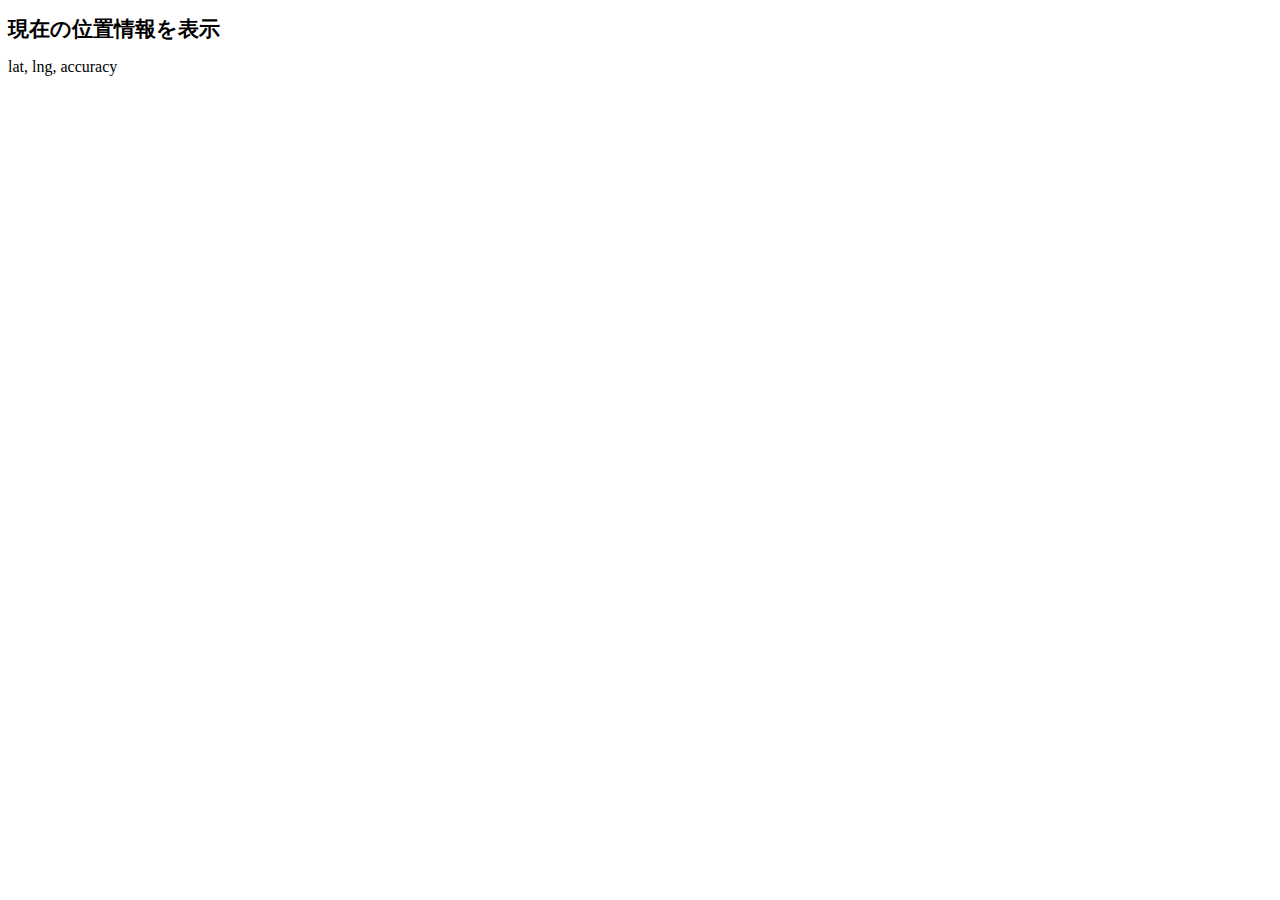
<file: html/src/index.html>
<!DOCTYPE html>
<html>
  <head>
    <meta name = "viewport" content = "initial-scale=1.0,user-
                  scalable=no"/>
    <meta charset = "utf-8" />
    <title>safari + GPS</title>
    <style type = "text/css"><!--
     h1 { font-size:16pt; }
     --></style>
    <script type = "text/javascript"><!--
                                     window.onload = function(){
                                         navigator.geolocation.watchPosition(update);
                                     }
     //位置が検出されたら、表示
     function update(position){
         var lat = position.coords.latitude;
         var lng = position.coords.longitude;
         var acc = position.coords.accuracy;
         document.getElementById("pos").innerHTML =
          lat + "," + lng + "," + acc + "<br>" + (new Date());
     }
    </script>
  </head>
  <body>
    <h1>現在の位置情報を表示</h1>
    <div id = "pos">lat, lng, accuracy</div>
  </body>
</html>
</file>
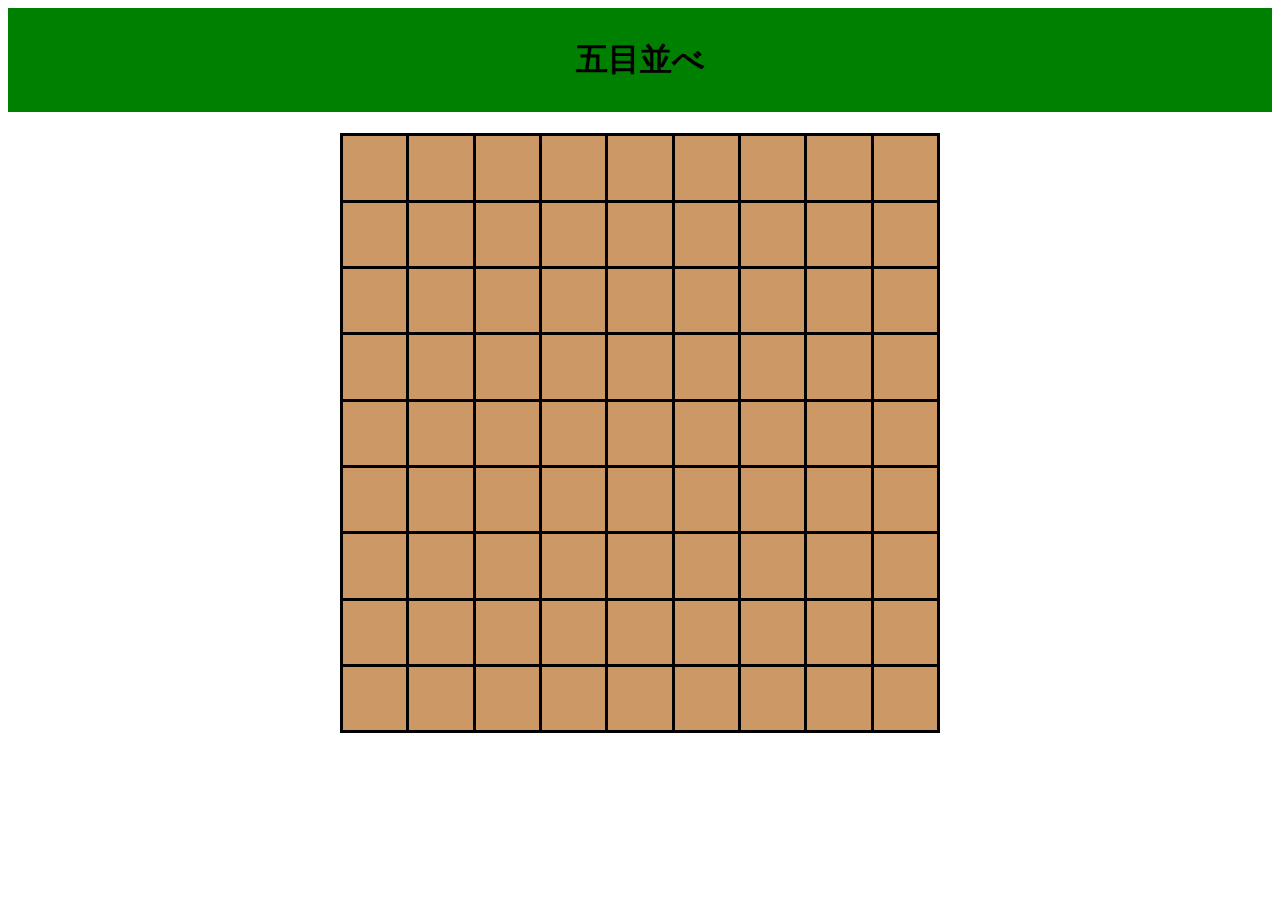
<file: gomoku/gomoku.html>
<!DOCTYPEE>
<html lang="ja">
  <head>
    <meta charset = "utf-8">
    <title>五目並べ</title>
    <link rel = "stylesheet" href = "gomoku.css">
  </head>
  <body>
    <h1 class="backgreen"><center>五目並べ</center></h1>
    <center><table rules="all" bgcolor="#CC9966">
      <tr>
        <td bgcolor="#CC9966" class="none" id="0" onclick="getID(this);judge(length(this));"></td>
        <td bgcolor="#CC9966" class="none" id="1" onclick="getID(this);judge(length(this));"></td>
        <td bgcolor="#CC9966" class="none" id="2" onclick="getID(this);judge(length(this));"></td>
        <td bgcolor="#CC9966" class="none" id="3" onclick="getID(this);judge(length(this));"></td>
        <td bgcolor="#CC9966" class="none" id="4" onclick="getID(this);judge(length(this));"></td>
        <td bgcolor="#CC9966" class="none" id="5" onclick="getID(this);judge(length(this));"></td>
        <td bgcolor="#CC9966" class="none" id="6" onclick="getID(this);judge(length(this));"></td>
        <td bgcolor="#CC9966" class="none" id="7" onclick="getID(this);judge(length(this));"></td>
        <td bgcolor="#CC9966" class="none" id="8" onclick="getID(this);judge(length(this));"></td>
      </tr>
      <tr>
        <td bgcolor="#CC9966" class="none" id="9" onclick="getID(this);judge(length(this));"></td>
        <td bgcolor="#CC9966" class="none" id="10" onclick="getID(this);judge(length(this));"></td>
        <td bgcolor="#CC9966" class="none" id="11" onclick="getID(this);judge(length(this));"></td>
        <td bgcolor="#CC9966" class="none" id="12" onclick="getID(this);judge(length(this));"></td>
        <td bgcolor="#CC9966" class="none" id="13" onclick="getID(this);judge(length(this));"></td>
        <td bgcolor="#CC9966" class="none" id="14" onclick="getID(this);judge(length(this));"></td>
        <td bgcolor="#CC9966" class="none" id="15" onclick="getID(this);judge(length(this));"></td>
        <td bgcolor="#CC9966" class="none" id="16" onclick="getID(this);judge(length(this));"></td>
        <td bgcolor="#CC9966" class="none" id="17" onclick="getID(this);judge(length(this));"></td>
      </tr>
      <tr>
        <td bgcolor="#CC9966" class="none" id="18" onclick="getID(this);judge(length(this));"></td>
        <td bgcolor="#CC9966" class="none" id="19" onclick="getID(this);judge(length(this));"></td>
        <td bgcolor="#CC9966" class="none" id="20" onclick="getID(this);judge(length(this));"></td>
        <td bgcolor="#CC9966" class="none" id="21" onclick="getID(this);judge(length(this));"></td>
        <td bgcolor="#CC9966" class="none" id="22" onclick="getID(this);judge(length(this));"></td>
        <td bgcolor="#CC9966" class="none" id="23" onclick="getID(this);judge(length(this));"></td>
        <td bgcolor="#CC9966" class="none" id="24" onclick="getID(this);judge(length(this));"></td>
        <td bgcolor="#CC9966" class="none" id="25" onclick="getID(this);judge(length(this));"></td>
        <td bgcolor="#CC9966" class="none" id="26" onclick="getID(this);judge(length(this));"></td>
      </tr>
      <tr>
        <td bgcolor="#CC9966" class="none" id="27" onclick="getID(this);judge(length(this));"></td>
        <td bgcolor="#CC9966" class="none" id="28" onclick="getID(this);judge(length(this));"></td>
        <td bgcolor="#CC9966" class="none" id="29" onclick="getID(this);judge(length(this));"></td>
        <td bgcolor="#CC9966" class="none" id="30" onclick="getID(this);judge(length(this));"></td>
        <td bgcolor="#CC9966" class="none" id="31" onclick="getID(this);judge(length(this));"></td>
        <td bgcolor="#CC9966" class="none" id="32" onclick="getID(this);judge(length(this));"></td>
        <td bgcolor="#CC9966" class="none" id="33" onclick="getID(this);judge(length(this));"></td>
        <td bgcolor="#CC9966" class="none" id="34" onclick="getID(this);judge(length(this));"></td>
        <td bgcolor="#CC9966" class="none" id="35" onclick="getID(this);judge(length(this));"></td>
      </tr>
      <tr>
        <td bgcolor="#CC9966" class="none" id="36" onclick="getID(this);judge(length(this));"></td>
        <td bgcolor="#CC9966" class="none" id="37" onclick="getID(this);judge(length(this));"></td>
        <td bgcolor="#CC9966" class="none" id="38" onclick="getID(this);judge(length(this));"></td>
        <td bgcolor="#CC9966" class="none" id="39" onclick="getID(this);judge(length(this));"></td>
        <td bgcolor="#CC9966" class="none" id="40" onclick="getID(this);judge(length(this));"></td>
        <td bgcolor="#CC9966" class="none" id="41" onclick="getID(this);judge(length(this));"></td>
        <td bgcolor="#CC9966" class="none" id="42" onclick="getID(this);judge(length(this));"></td>
        <td bgcolor="#CC9966" class="none" id="43" onclick="getID(this);judge(length(this));"></td>
        <td bgcolor="#CC9966" class="none" id="44" onclick="getID(this);judge(length(this));"></td>
      </tr>
      <tr>
        <td bgcolor="#CC9966" class="none" id="45" onclick="getID(this);judge(length(this));"></td>
        <td bgcolor="#CC9966" class="none" id="46" onclick="getID(this);judge(length(this));"></td>
        <td bgcolor="#CC9966" class="none" id="47" onclick="getID(this);judge(length(this));"></td>
        <td bgcolor="#CC9966" class="none" id="48" onclick="getID(this);judge(length(this));"></td>
        <td bgcolor="#CC9966" class="none" id="49" onclick="getID(this);judge(length(this));"></td>
        <td bgcolor="#CC9966" class="none" id="50" onclick="getID(this);judge(length(this));"></td>
        <td bgcolor="#CC9966" class="none" id="51" onclick="getID(this);judge(length(this));"></td>
        <td bgcolor="#CC9966" class="none" id="52" onclick="getID(this);judge(length(this));"></td>
        <td bgcolor="#CC9966" class="none" id="53" onclick="getID(this);judge(length(this));"></td>
      </tr>
      <tr>
        <td bgcolor="#CC9966" class="none" id="54" onclick="getID(this);judge(length(this));"></td>
        <td bgcolor="#CC9966" class="none" id="55" onclick="getID(this);judge(length(this));"></td>
        <td bgcolor="#CC9966" class="none" id="56" onclick="getID(this);judge(length(this));"></td>
        <td bgcolor="#CC9966" class="none" id="57" onclick="getID(this);judge(length(this));"></td>
        <td bgcolor="#CC9966" class="none" id="58" onclick="getID(this);judge(length(this));"></td>
        <td bgcolor="#CC9966" class="none" id="59" onclick="getID(this);judge(length(this));"></td>
        <td bgcolor="#CC9966" class="none" id="60" onclick="getID(this);judge(length(this));"></td>
        <td bgcolor="#CC9966" class="none" id="61" onclick="getID(this);judge(length(this));"></td>
        <td bgcolor="#CC9966" class="none" id="62" onclick="getID(this);judge(length(this));"></td>
      </tr>
      <tr>
        <td bgcolor="#CC9966" class="none" id="63" onclick="getID(this);judge(length(this));"></td>
        <td bgcolor="#CC9966" class="none" id="64" onclick="getID(this);judge(length(this));"></td>
        <td bgcolor="#CC9966" class="none" id="65" onclick="getID(this);judge(length(this));"></td>
        <td bgcolor="#CC9966" class="none" id="66" onclick="getID(this);judge(length(this));"></td>
        <td bgcolor="#CC9966" class="none" id="67" onclick="getID(this);judge(length(this));"></td>
        <td bgcolor="#CC9966" class="none" id="68" onclick="getID(this);judge(length(this));"></td>
        <td bgcolor="#CC9966" class="none" id="69" onclick="getID(this);judge(length(this));"></td>
        <td bgcolor="#CC9966" class="none" id="70" onclick="getID(this);judge(length(this));"></td>
        <td bgcolor="#CC9966" class="none" id="71" onclick="getID(this);judge(length(this));"></td>
      </tr>
      
      <tr>
        <td bgcolor="#CC9966" class="none" id="72" onclick="getID(this);judge(length(this));"></td>
        <td bgcolor="#CC9966" class="none" id="73" onclick="getID(this);judge(length(this));"></td>
        <td bgcolor="#CC9966" class="none" id="74" onclick="getID(this);judge(length(this));"></td>
        <td bgcolor="#CC9966" class="none" id="75" onclick="getID(this);judge(length(this));"></td>
        <td bgcolor="#CC9966" class="none" id="76" onclick="getID(this);judge(length(this));"></td>
        <td bgcolor="#CC9966" class="none" id="77" onclick="getID(this);judge(length(this));"></td>
        <td bgcolor="#CC9966" class="none" id="78" onclick="getID(this);judge(length(this));"></td>
        <td bgcolor="#CC9966" class="none" id="79" onclick="getID(this);judge(length(this));"></td>
        <td bgcolor="#CC9966" class="none" id="80" onclick="getID(this);judge(length(this));"></td>
      </tr>
    </table></center>
    <script type="text/javascript" src="gomoku.js"></script>
    <center><h1 id="end"></h1></center>
  </body>
</html>
</file>
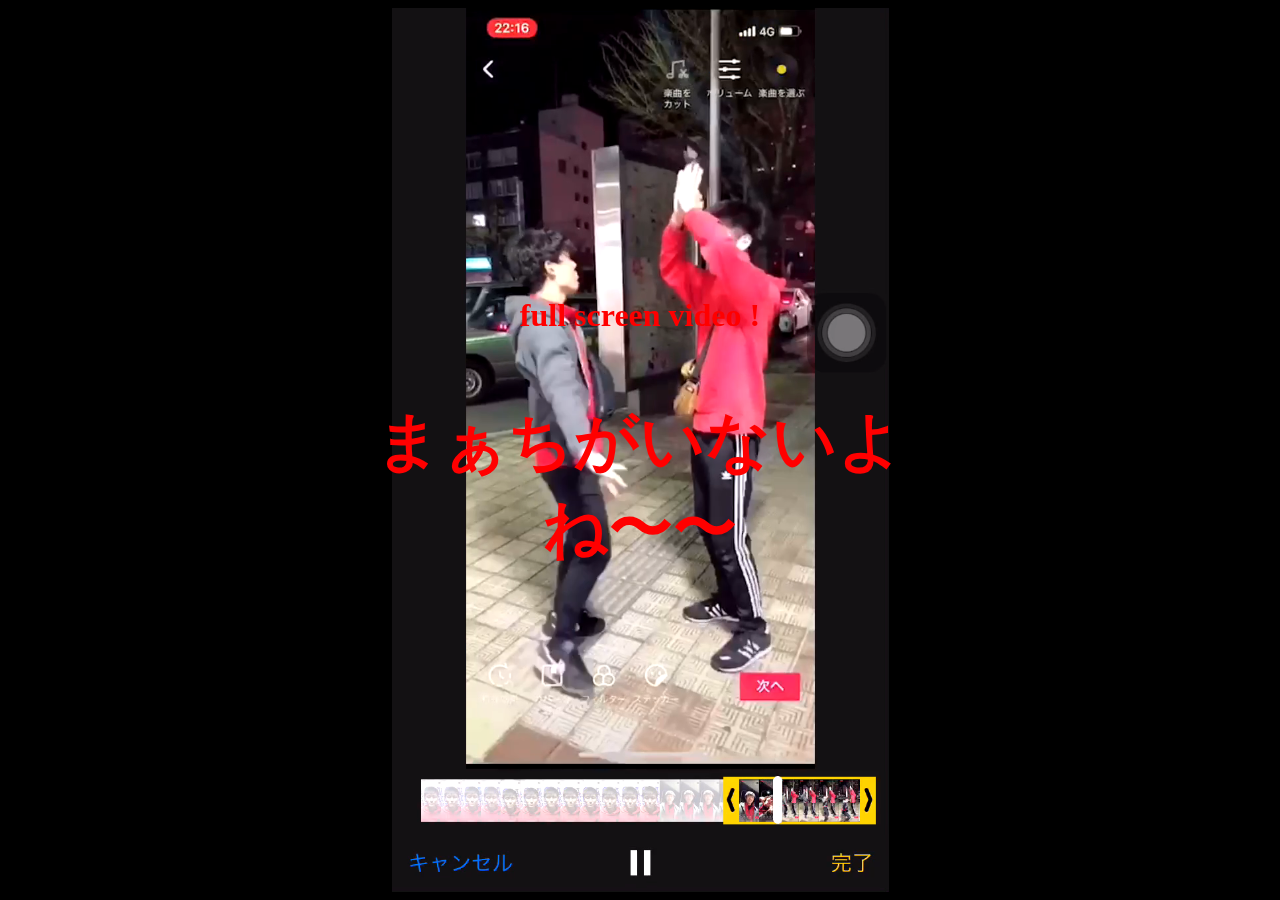
<file: video/background_video.html>
<!DOCTYPE>
<html>
  <head>
    <meta charset="utf-8">
    <title>background_video</title>
    <link rel = "stylesheet" href = "background_video.css">
  </head>
  <body>
    <div class="wrap-video">
      <div class="text" color="red">
        <p>full screen video !</p>
        <p class="headline">まぁちがいないよね〜〜</p>
      </div>
      <video src="correct.MP4" autoplay muted loop></video>
    </div>
  </body>
</html>
</file>
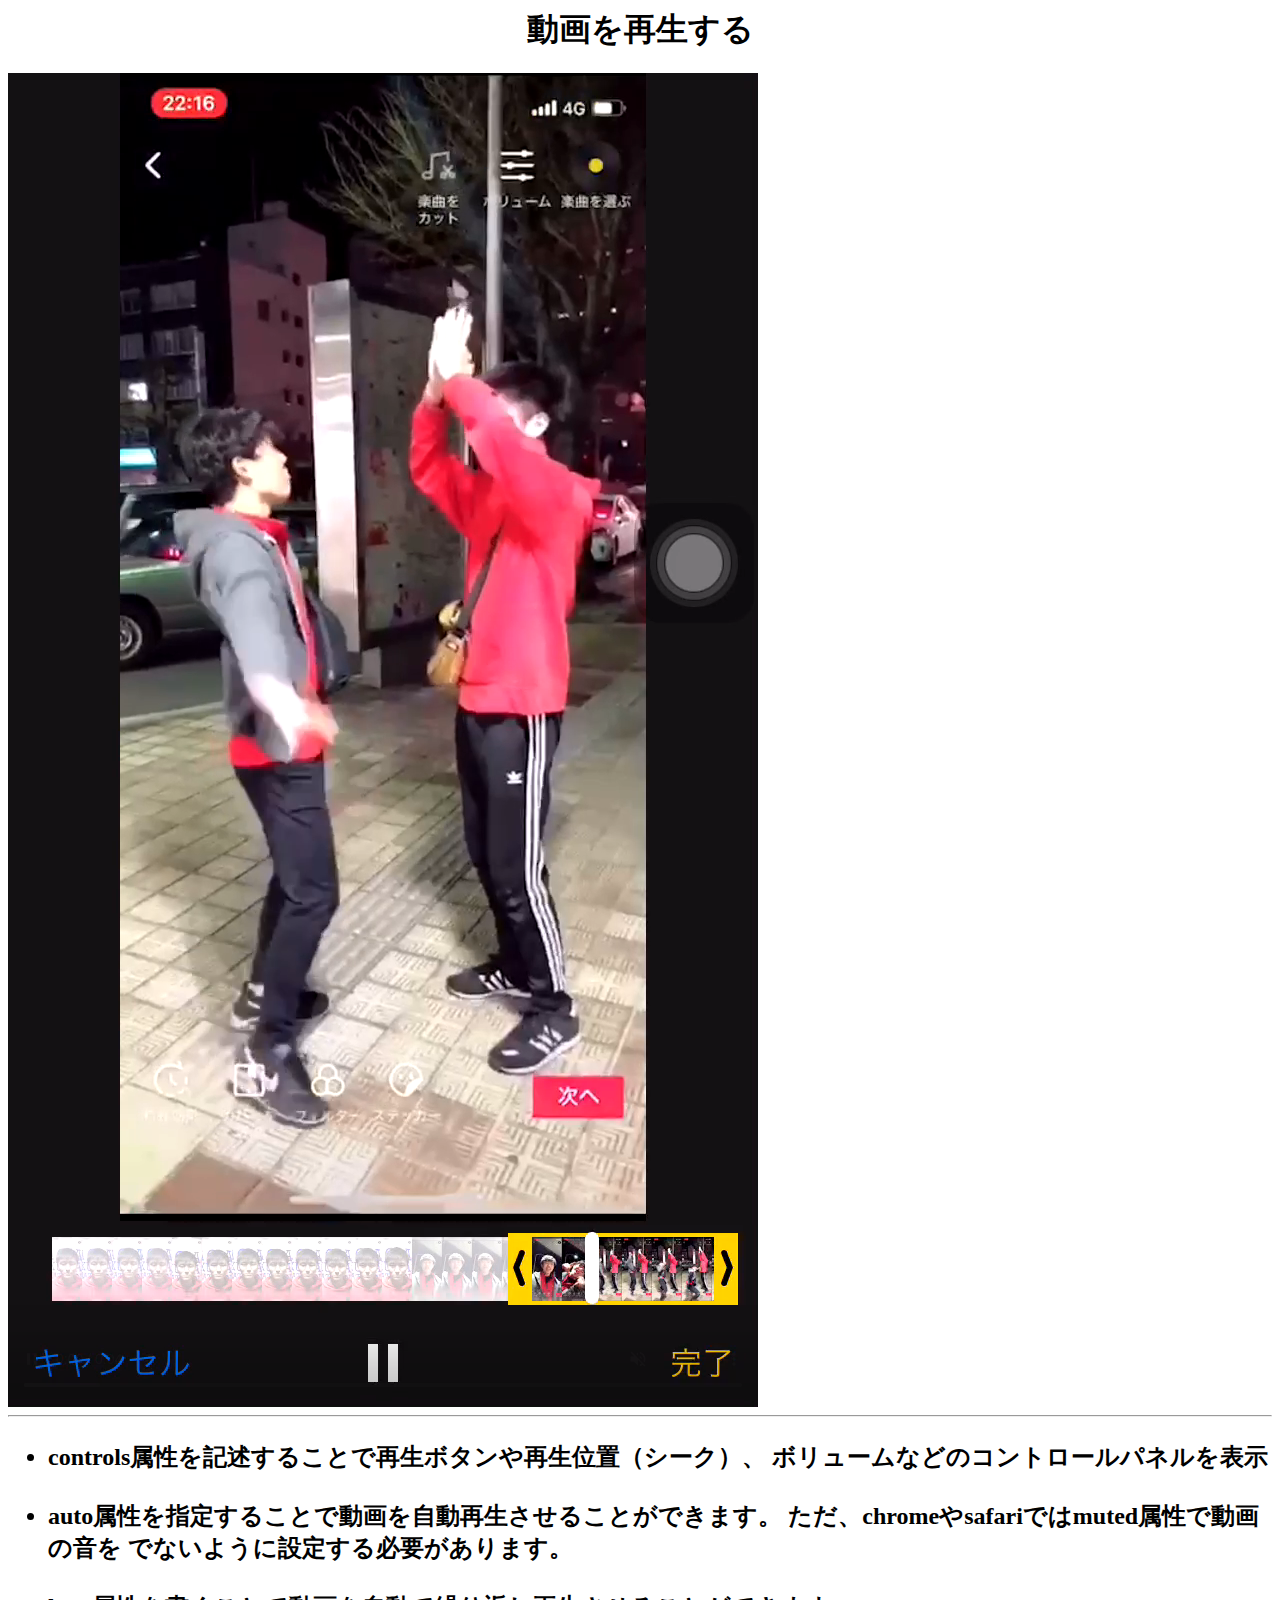
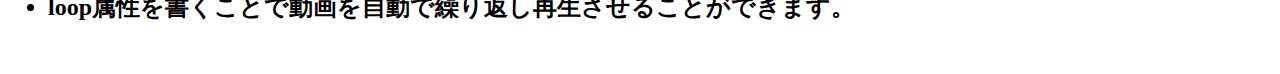
<file: video/video.html>
<!DOCTYPE>
<html>
  <head>
    <meta charset="utf-8">
    <title>play a video</title>
  </head>
  <body>
    <center><h1>動画を再生する</h1></center>
    <video src="correct.MP4" controls autoplay muted loop></video><br>
    <hr>
    <h2>
      <ul>
      <li>controls属性を記述することで再生ボタンや再生位置（シーク）、
        ボリュームなどのコントロールパネルを表示</li><br>
      <li>auto属性を指定することで動画を自動再生させることができます。
        ただ、chromeやsafariではmuted属性で動画の音を
        でないように設定する必要があります。</li><br>
      <li>loop属性を書くことで動画を自動で繰り返し再生させることができます。</li><br>
      </ul>
    </h2>
  </body>
</html>
</file>
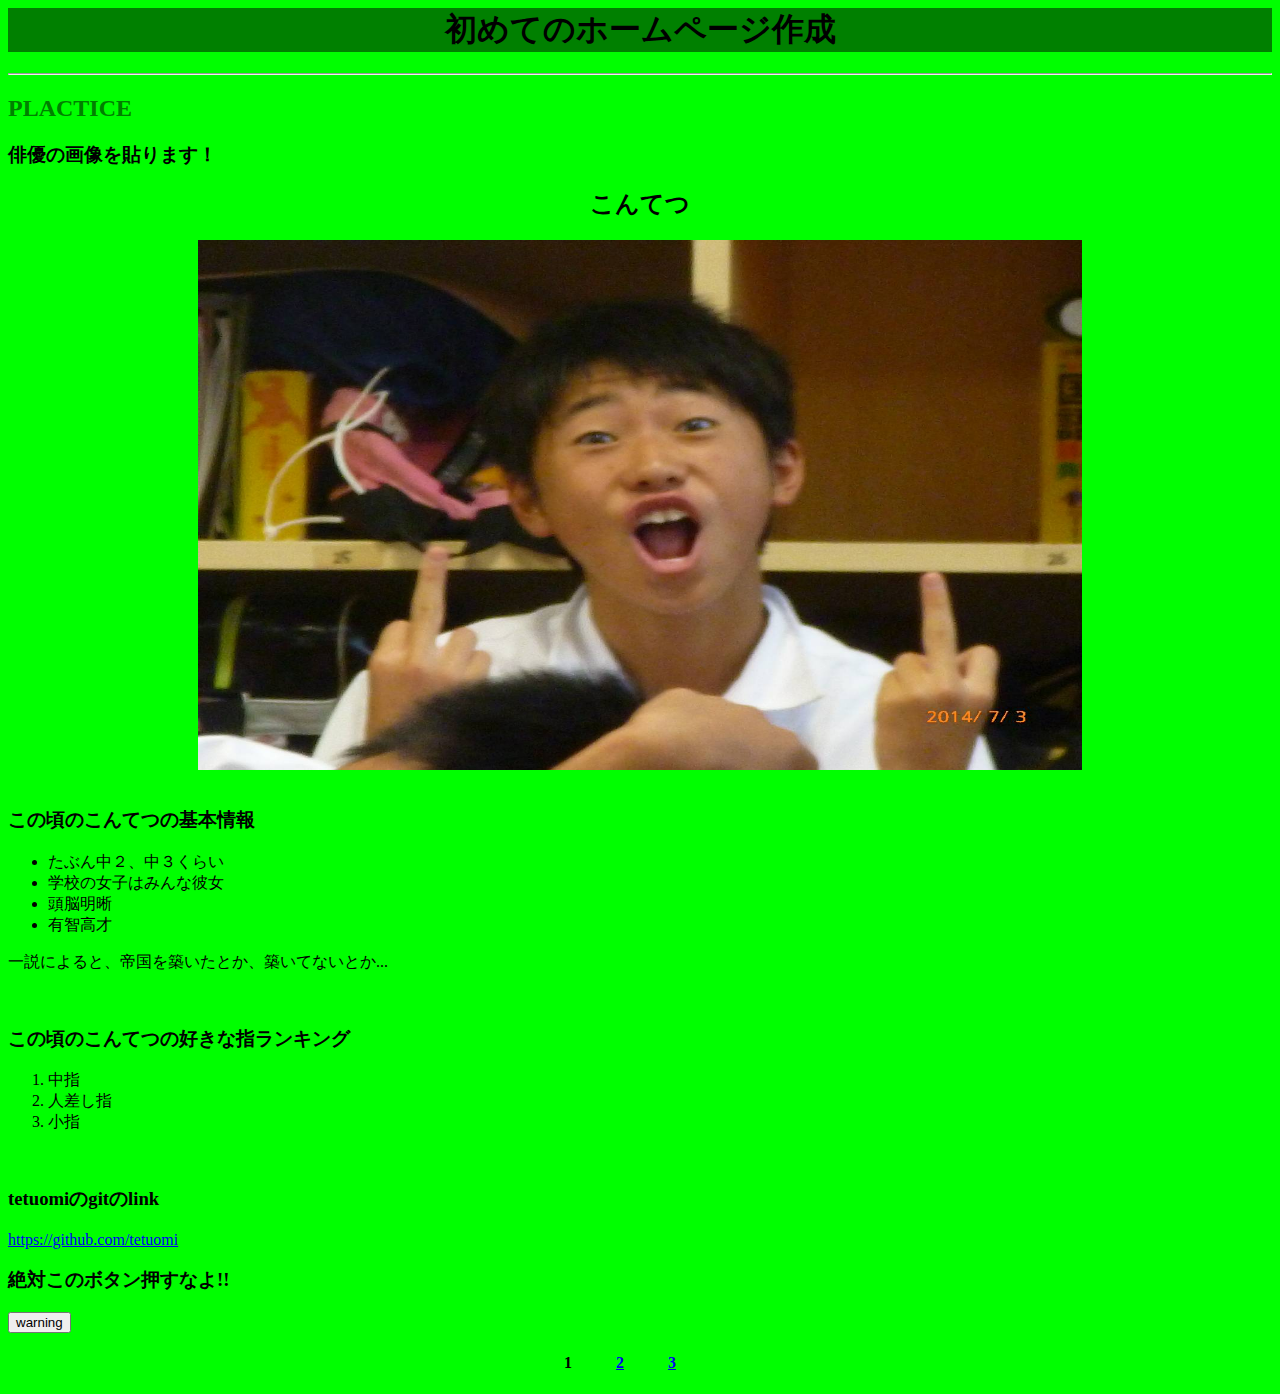
<file: html/src/homepage.html>
<!DOCTTYPE html>
<html lang = "ja">
  <head>
    <meta charset = "utf-8">
    <title>First homepage</title>
    <link rel = "stylesheet" href = "../../css/homepage.css">
    <script src="../../Javascript/sample.js"></script>
  </head>
  <body bgcolor="#00FF00">
    <h1 class = "back_green"><center>初めてのホームページ作成</center></h1>
    <hr>
    <h2 class = "green">PLACTICE</h2>
    <h3>俳優の画像を貼ります！<br></h3>
    <h2><center>こんてつ</center></h2>
    <img src = "../img/kontetsu.png" width = "70%" height = "60%"><br>
    <h3>この頃のこんてつの基本情報</h3>
    <ul>
      <li>たぶん中２、中３くらい</li>
      <li>学校の女子はみんな彼女</li>
      <li>頭脳明晰</li>
      <li>有智高才</li>
    </ul>
    <p>一説によると、帝国を築いたとか、築いてないとか...</p><br>
    <h3>この頃のこんてつの好きな指ランキング</h3>
    <ol>
      <li>中指</li>
      <li>人差し指</li>
      <li>小指</li>
    </ol><br>
    <h3>tetuomiのgitのlink</h3>
    <a href="https://github.com/tetuomi">https://github.com/tetuomi</a>
    <br><h3>絶対このボタン押すなよ!!</h3>
    <input type="button" value="warning" onClick="warning();">
    <h4><center>
      <a class="none">1<span class="mgr"></span></a>
      <a href="homepage2.html">2<span class="mgr"></span></a>
      <a href="homepage3.html">3<span class="mgr"></span></a>
    </center></h4>
  </body>
</html>
</file>
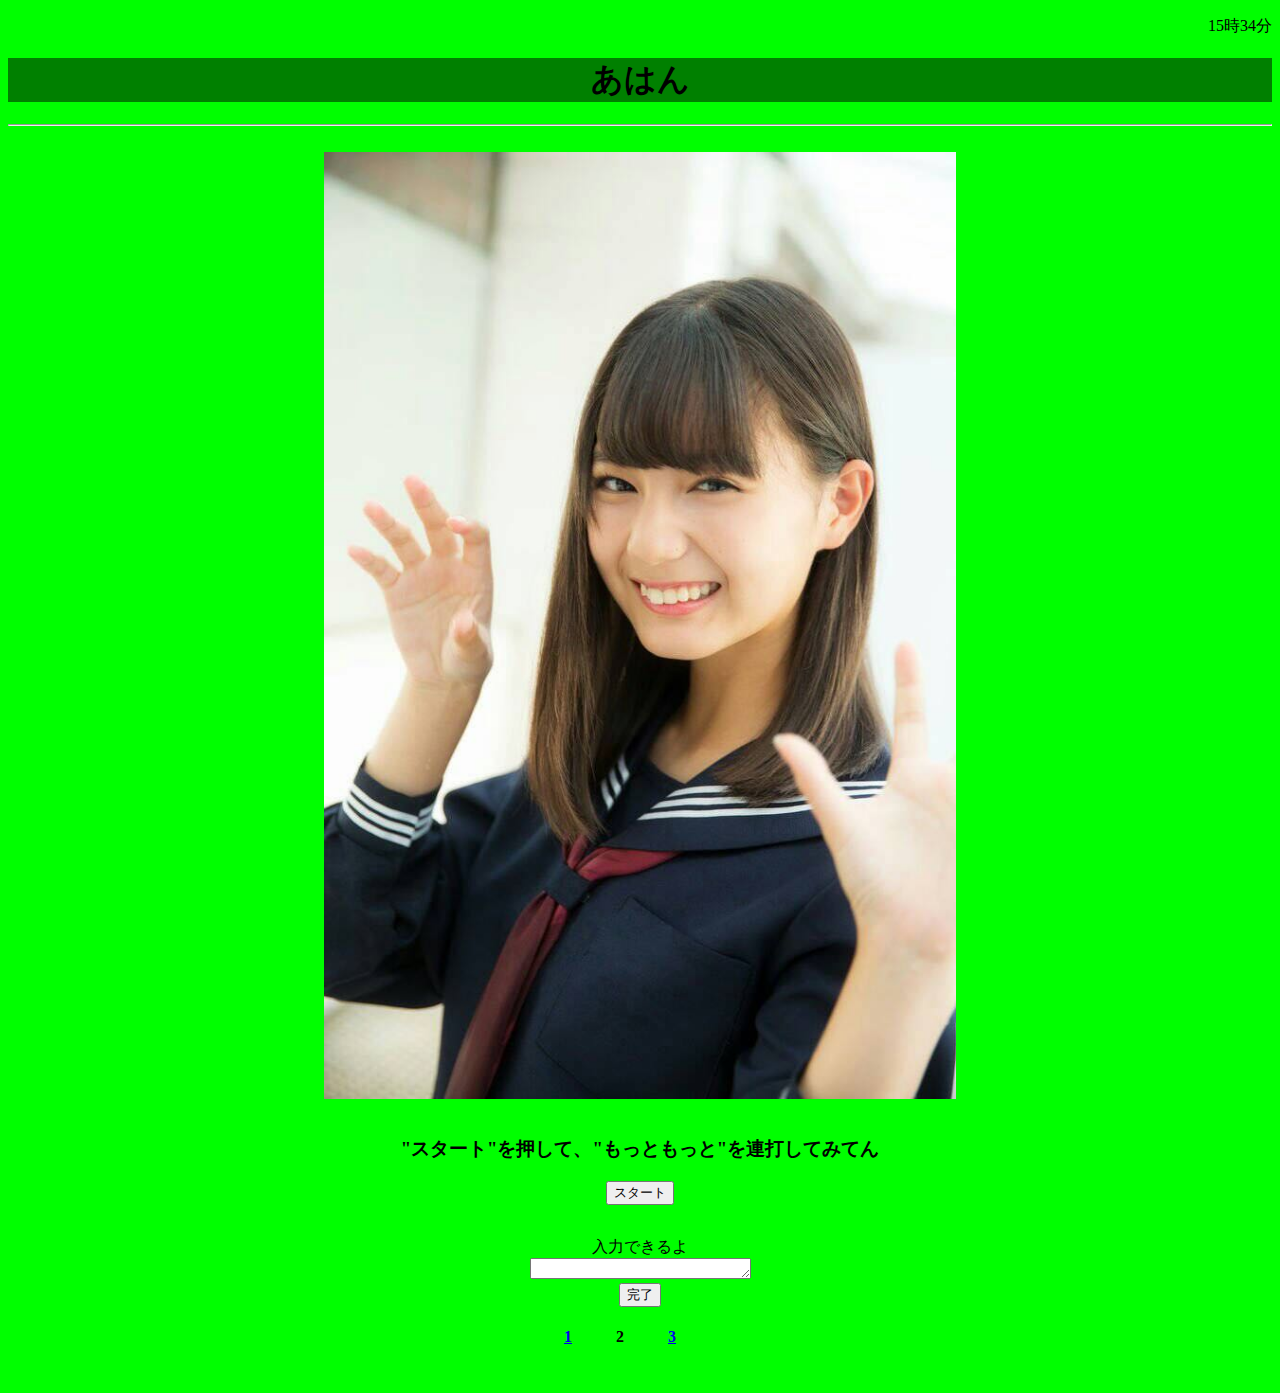
<file: html/src/homepage2.html>
<!DOCTYPE html>
<html lang="ja">
  <head>
    <meta charset="utf-8">
    <title>First homepage</title>
    <link rel="stylesheet" href="../../css/homepage.css">
    <script src="../../Javascript/sample.js"></script>
    <script>
     setInterval("show_time('clock');",60000)
    </script>
    <p style="text-align: right" id="clock"></p>
  </head>
  <body bgcolor="#00FF00">
    <h1 class="back_green"><center>あはん</center></h1>
    <hr>
    <span class="mgr"></span><h1 id="kosakana1" class="kosakana_L"></h1><!-- idの重複 -->
    </span><h1 id="kosakana2" class="kosakana_R"></h1><span class="mgr">
    <img src ="../img/kosakana.jpg" width="50%" height="40%"><br>
    <center><h3>"スタート"を押して、"もっともっと"を連打してみてん</h3></center>
    <center><input type="button" value="スタート" onclick="show_button();setTimeout('delete_button();show_result();',5000);"></center>
    <h1><center><input type="button" id="hit" style="display:none;" value="もっともっと" onclick="hit_count();"></center></h1>
    <h1><center><p id="result"></p></center></h1>
    <center><form name="form1">
      <div>入力できるよ</div>
      <textarea rows="1" name ="textarea1" cols="25" maxlength="25"></textarea> <!-- rows="行数" cols="1行の文字数" -->
    </form></center><!-- classのほうがいいと思います -->
    <center><input type="button" value="完了" onclick="show_text('kosakana1');show_text('kosakana2');"></center>
    <center><p id="text"></p></center>
    <h4><center>
      <a href="homepage.html">1<span class="mgr"></span></a>
      <a class="none">2<span class="mgr"></span></a>
      <a href="homepage3.html">3<span class="mgr"></span></a>
    </center></h4>
  </body>
</html>
</file>
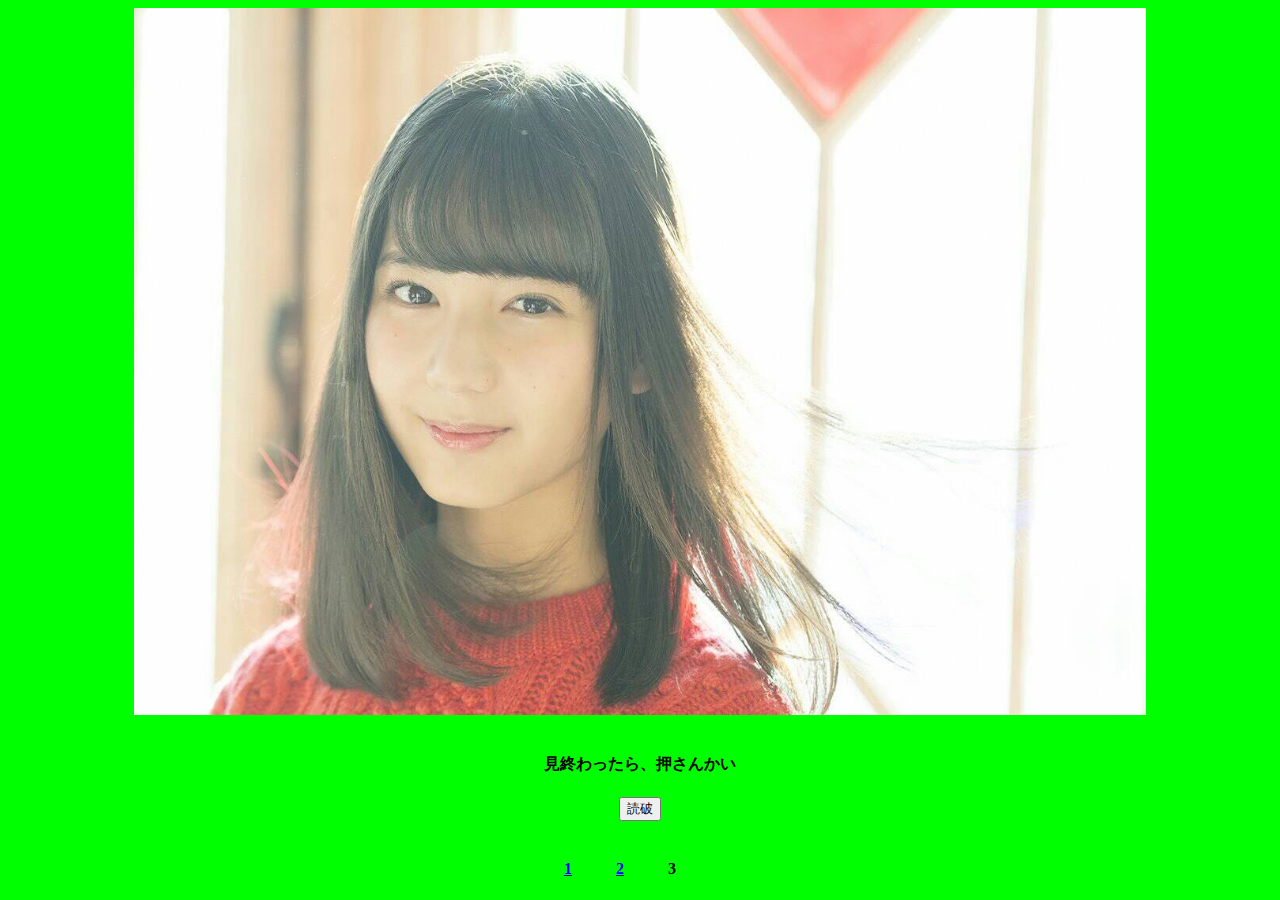
<file: html/src/homepage3.html>
<!DOCTYPE>
<html lang="ja">
  <head>
    <meta charset="utf-8">
    <title>First homepage</title>
    <link rel="stylesheet" href="../../css/homepage.css">
    <script src="../../Javascript/sample.js"></script>
  </head>
  <body bgcolor="#00FF00">
    <img src = "../img/kosakana2.jpg" width = "80%" height = "80%"><br>
    
    <h4><center>見終わったら、押さんかい</center><h4>
      <center><input type="button" value="読破" onclick="show_time('output');Scroll();"></center><br>
      <center><p id="output"></p></center>
    <h4><center>
      <a href="homepage.html">1<span class="mgr"></span></a>
      <a href="homepage2.html">2<span class="mgr"></span></a>
      <a class="none">3<span class="mgr"></span></a>
    </center></h4>
  </body>
</html>
</file>
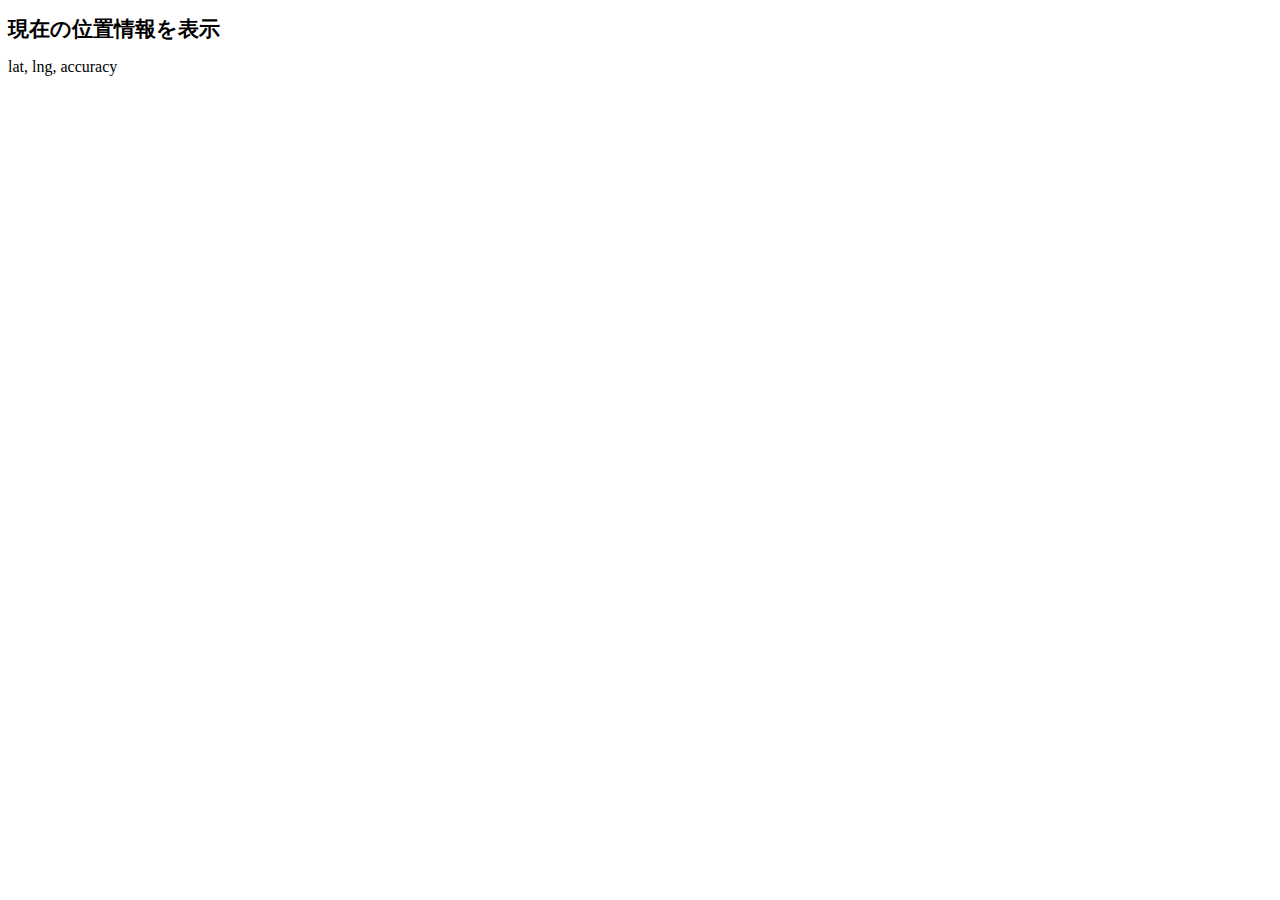
<file: html/src/sample1-1-1.html>
<!DOCTYPE html>
<html>
  <head>
    <meta name = "viewport" content = "initial-scale=1.0,user-
                  scalable=no"/>
    <meta charset = "utf-8" />
    <title>safari + GPS</title>
    <style type = "text/css"><!--
     h1 { font-size:16pt; }
     --></style>
    <script type = "text/javascript"><!--
                                     window.onload = function(){
                                         navigator.geolocation.watchPosition(update);
                                     }
     //位置が検出されたら、表示
     function update(position){
         var lat = position.coords.latitude;
         var lng = position.coords.longitude;
         var acc = position.coords.accuracy;
         document.getElementById("pos").innerHTML =
          lat + "," + lng + "," + acc + "<br>" + (new Date());
     }
   --></script>
  </head>
  <body>
    <h1>現在の位置情報を表示</h1>
    <div id = "pos">lat, lng, accuracy</div>
  </body>
</html>
</file>
<file: gomoku/gomoku.css>
.backgreen {
    background: green;
    padding: 30px;
}

table {
    border-color: black;
    border: 10;
    width: 600;
    height: 600; 
}

table, td, tr {
    border: 3px #000000 solid; !important
}

.circle0 {
    border-radius: 50%;
    background: black;
    margin: auto;
}

.circle1 {
    border-radius: 50%;
    background: white;
    margin: auto;
}
</file>
<file: video/background_video.css>
body {
    background-color: black;
}

.wrap-video{
    text-align:center;
}

.wrap-video video{
    width: 50%;
    height:100%;
}

.wrap-video .text{
    position: absolute;
    top: 50%;
    left: 50%;
    -webkit-transform: translate(-50%, -50%);
    transform: translate(-50%, -50%); /*上下左右中央寄せ*/
    text-align:center;
}

.wrap-video .text p{
    font-size:32px;
    font-weight:bold;
    color:red;
}

.wrap-video .text .headline{
    font-size:64px;
    color:red;
}
</file>
<file: css/homepage.css>
.green {
    color: green;
}

.back_green {
    background: green;
}

.mgr {
    margin: 20px;
}

.kosakana_L {
    float: left;
}

.kosakana_R {
    float: right;
}

.none {
    text-decoration: none;
}

img {
    display: block;
    margin: auto;
}
</file>
